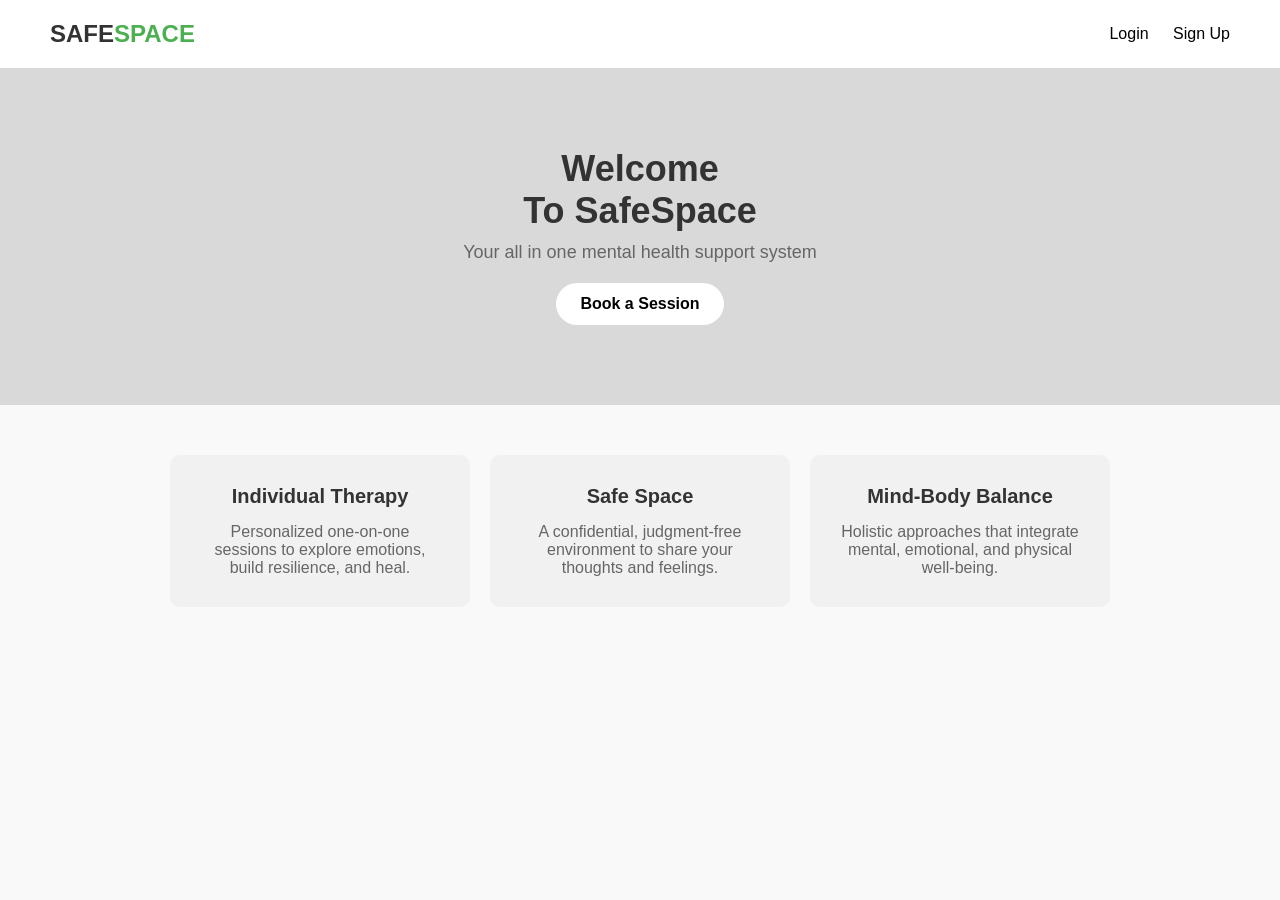
<file: index.html>
<!DOCTYPE html>
<html lang="en">
<head>
  <meta charset="UTF-8">
  <meta name="viewport" content="width=device-width, initial-scale=1.0">
  <title>SafeSpace</title>
  <link rel="stylesheet" href="styles.css">
</head>
<body>
  <header class="header">
    <div class="logo">
      <span>SAFE</span><span class="green">SPACE</span>
    </div>
    <nav class="nav-links">
      <a href="login.html">Login</a>
      <a href="register.html">Sign Up</a>
    </nav>
  </header>

  <section class="hero">
    <div class="hero-content">
      <h1>Welcome<br>To SafeSpace</h1>
      <p>Your all in one mental health support system</p>
      <button class="btn">Book a Session</button>
    </div>
  </section>

  <section class="services">
    <div class="service-card">
      <h2>Individual Therapy</h2>
      <p>Personalized one-on-one sessions to explore emotions, build resilience, and heal.</p>
    </div>
    <div class="service-card">
      <h2>Safe Space</h2>
      <p>A confidential, judgment-free environment to share your thoughts and feelings.</p>
    </div>
    <div class="service-card">
      <h2>Mind-Body Balance</h2>
      <p>Holistic approaches that integrate mental, emotional, and physical well-being.</p>
    </div>
  </section>
</body>
</html>
</file>
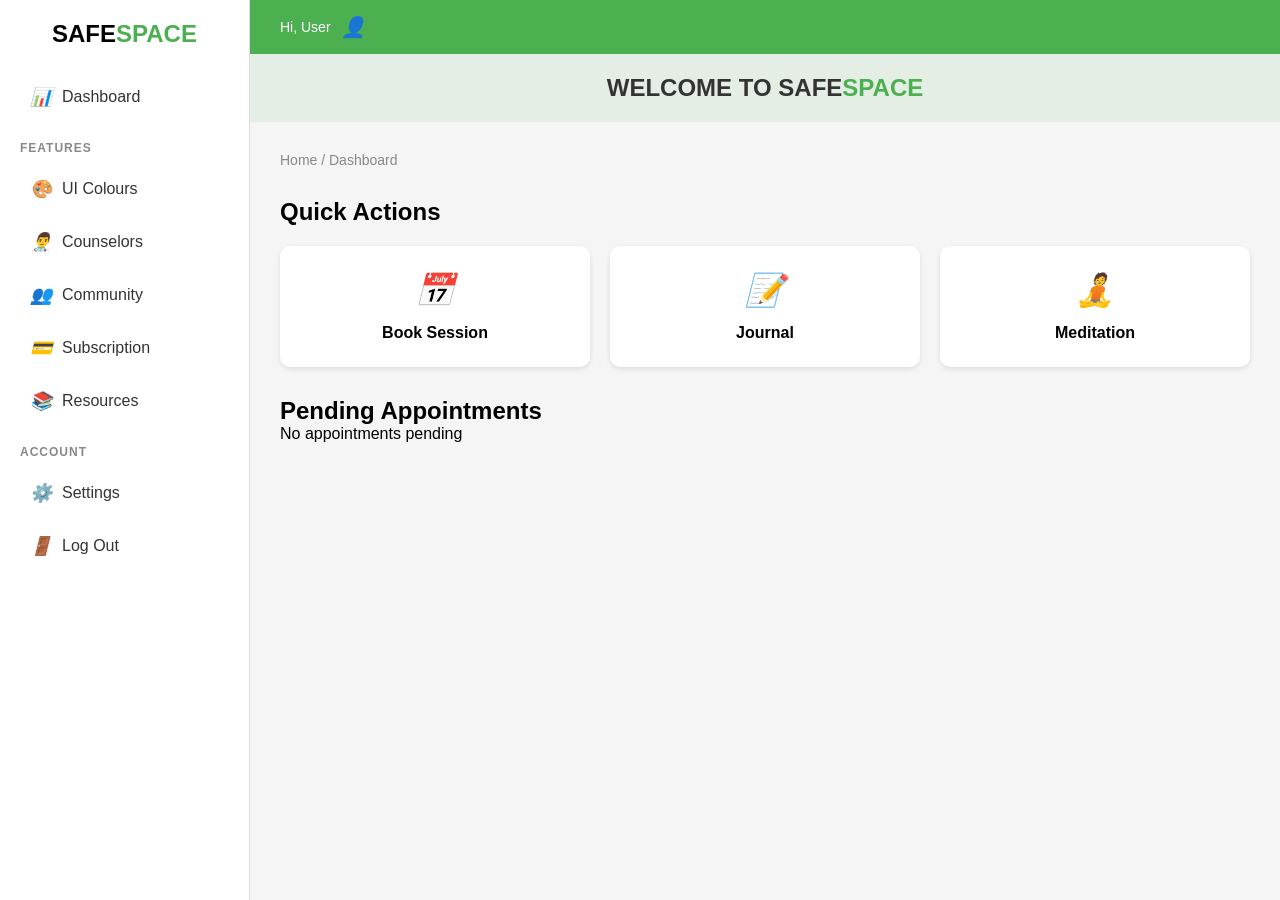
<file: Dash.html>
<!DOCTYPE html>
<html lang="en">
<head>
  <meta charset="UTF-8">
  <meta name="viewport" content="width=device-width, initial-scale=1">
  <title>SafeSpace - Dashboard</title>
  <link rel="stylesheet" href="Dash.css">
</head>
<body>

  <!-- Sidebar -->
  <aside class="sidebar" id="sidebar">
    <div class="logo">
      SAFE<span class="green">SPACE</span>
    </div>
    <nav>
      <ul>
        <li><a href="#"><i class="icon">📊</i> Dashboard</a></li>
        <li class="features-title">FEATURES</li>
        <li><a href="#"><i class="icon">🎨</i> UI Colours</a></li>
        <li><a href="#" class="counselors-link"><i class="icon">👨‍⚕️</i> Counselors</a></li>
        <li><a href="#"><i class="icon">👥</i> Community</a></li>
        <li><a href="#"><i class="icon">💳</i> Subscription</a></li>
        <li><a href="#"><i class="icon">📚</i> Resources</a></li>
        <li class="features-title">ACCOUNT</li>
        <li><a href="#" class="settings-link"><i class="icon">⚙️</i> Settings</a></li>
        <div class="settings-dropdown" id="settings-dropdown">
          <a href="#">Change Username</a>
          <a href="#">Change Password</a>
          <a href="#">Privacy Settings</a>
        </div>
        <li><a href="login.html"><i class="icon">🚪</i> Log Out</a></li>
      </ul>
    </nav>
  </aside>

  <!-- Main Content -->
  <div class="main-content" id="main-content">
    <header class="main-header">
      <div class="menu-icon" id="menu-toggle">☰</div>
      <div class="user-info">
        <span class="greeting">Hi, <span id="username">User</span></span>
        <i class="icon">👤</i>
      </div>
    </header>

    <div class="welcome-banner">
      <h2>WELCOME TO <span class="logo">SAFE<span class="green">SPACE</span></span></h2>
    </div>

    <div class="dashboard-body">
      <div class="breadcrumb">Home / Dashboard</div>

      <section class="quick-actions">
        <h2>Quick Actions</h2>
        <div class="action-cards">
          <div class="action-card">
            <i class="icon">📅</i>
            <h3>Book Session</h3>
          </div>
          <div class="action-card">
            <i class="icon">📝</i>
            <h3>Journal</h3>
          </div>
          <div class="action-card">
            <i class="icon">🧘</i>
            <h3>Meditation</h3>
          </div>
        </div>
      </section>

      <section class="pending">
        <h2>Pending Appointments</h2>
        <p>No appointments pending</p>
      </section>

      <section class="counselors-section">
        <div class="counselors-header">
          <h2>Your Counselors</h2>
          <a href="#">See All...</a>
        </div>

        <div class="counselor-list">
          <div class="counselor-card">
            <div class="avatar">P</div>
            <h3>Prosperity Ajoke</h3>
            <p>General Counseling</p>
            <button class="message-btn">Message</button>
          </div>
          <div class="counselor-card">
            <div class="avatar">J</div>
            <h3>John Mahma</h3>
            <p>Psychiatry</p>
            <button class="message-btn">Message</button>
          </div>
          <div class="counselor-card">
            <div class="avatar">L</div>
            <h3>Lawrence Dominion</h3>
            <p>General Counseling</p>
            <button class="message-btn">Message</button>
          </div>
        </div>
      </section>
    </div>
  </div>

  <script>
    // Menu Toggle
    const menuToggle = document.getElementById('menu-toggle');
    const sidebar = document.getElementById('sidebar');
    
    menuToggle.addEventListener('click', () => {
      sidebar.classList.toggle('active');
    });

    // Settings Dropdown
    document.querySelector('.settings-link').addEventListener('click', (e) => {
      e.preventDefault();
      document.getElementById('settings-dropdown').classList.toggle('show');
    });

    // Load username from localStorage (or use default)
    document.addEventListener('DOMContentLoaded', () => {
      const username = localStorage.getItem('username') || 'User';
      document.getElementById('username').textContent = username;
    });

    // Counselors Section Toggle
    document.querySelector('.counselors-link').addEventListener('click', (e) => {
      e.preventDefault();
      document.querySelector('.counselors-section').classList.toggle('active');
    });
  </script>
</body>
</html>
</file>
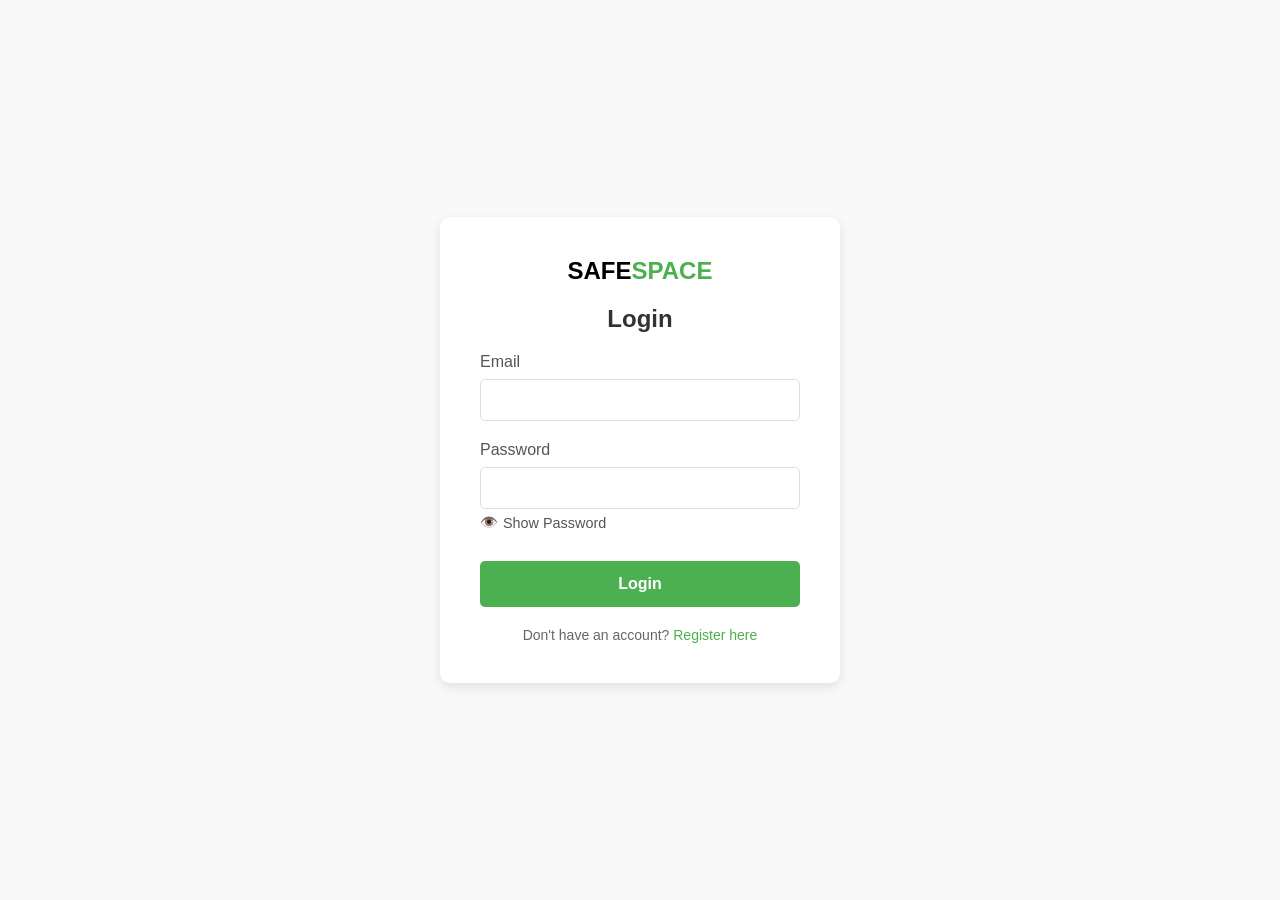
<file: login.html>
<!DOCTYPE html>
<html lang="en">
<head>
  <meta charset="UTF-8" />
  <meta name="viewport" content="width=device-width, initial-scale=1.0" />
  <title>Login</title>
  <link rel="stylesheet" href="login-style.css">
  <script>
    function validateLoginForm(event) {
      event.preventDefault();
      const email = document.getElementById("email").value.trim();
      const password = document.getElementById("password").value.trim();
      const errorBox = document.getElementById("error-box");

      if (!email || !password) {
        showError("Please fill in all fields.");
        return false;
      }

      if (!email.includes("@") || !email.includes(".")) {
        showError("Please enter a valid email address.");
        return false;
      }

      showLoading();
      setTimeout(() => {
        alert("Login successful (mock)");
        window.location.href = "dashboard.html";
      }, 1500);
    }

    function showError(message) {
      const errorBox = document.getElementById("error-box");
      errorBox.textContent = message;
      errorBox.style.display = "block";
    }

    function togglePasswordVisibility() {
      const passwordField = document.getElementById("password");
      const toggleIcon = document.getElementById("toggle-password");
      if (passwordField.type === "password") {
        passwordField.type = "text";
        toggleIcon.textContent = "🙈";
      } else {
        passwordField.type = "password";
        toggleIcon.textContent = "👁️";
      }
    }

    function showLoading() {
      const button = document.querySelector(".btn");
      button.disabled = true;
      button.innerHTML = "Logging in... <span class='spinner'></span>";
    }
  </script>
  <style>
    .error-message {
      color: red;
      margin-bottom: 10px;
      display: none;
      font-size: 0.9em;
      text-align: center;
    }
    .password-toggle {
      margin-top: 5px;
      cursor: pointer;
      font-size: 0.9em;
      color: #555;
      user-select: none;
    }
    .spinner {
      border: 2px solid #f3f3f3;
      border-top: 2px solid #3498db;
      border-radius: 50%;
      width: 12px;
      height: 12px;
      animation: spin 1s linear infinite;
      display: inline-block;
    }
    @keyframes spin {
      0% { transform: rotate(0deg); }
      100% { transform: rotate(360deg); }
    }
  </style>
</head>
<body>
  <div class="form-container">
     <div class="logo">
       <span>SAFE</span><span class="green">SPACE</span>
     </div>
    <form class="form-box" onsubmit="validateLoginForm(event)">
      <h2>Login</h2>
      <div id="error-box" class="error-message"></div>
      <div class="input-group">
        <label for="email">Email</label>
        <input type="email" id="email" name="email" required />
      </div>
      <div class="input-group">
        <label for="password">Password</label>
        <input type="password" id="password" name="password" required />
        <div class="password-toggle" onclick="togglePasswordVisibility()">
          <span id="toggle-password">👁️</span> Show Password
        </div>
      </div>
      <button type="submit" class="btn">Login</button>
      <p class="redirect">Don't have an account? <a href="register.html">Register here</a></p>
    </form>
  </div>
</body>
</html>
</file>
<file: styles.css>
* {
  margin: 0;
  padding: 0;
  box-sizing: border-box;
  font-family: 'Helvetica', sans-serif;
}

body {
  background: #f9f9f9;
  color: #333;
}

.header {
  display: flex;
  justify-content: space-between;
  align-items: center;
  padding: 20px 50px;
  background: #fff;
}

.logo {
  font-size: 24px;
  font-weight: bold;
}

.logo .green {
  color: #4CAF50;
}

.nav-links a {
  margin-left: 20px;
  text-decoration: none;
  color: #000;
  font-weight: 500;
}

.hero {
  background: #d9d9d9;
  text-align: center;
  padding: 80px 20px;
}

.hero-content h1 {
  font-size: 36px;
  margin-bottom: 10px;
}

.hero-content p {
  font-size: 18px;
  color: #666;
  margin-bottom: 20px;
}

.btn {
  padding: 12px 24px;
  font-size: 16px;
  background: #fff;
  border: none;
  border-radius: 30px;
  cursor: pointer;
  font-weight: bold;
  transition: background 0.3s;
}

.btn:hover {
  background: #f0f0f0;
}

.services {
  display: flex;
  justify-content: center;
  gap: 20px;
  padding: 50px 20px;
  flex-wrap: wrap;
}

.service-card {
  background: #f1f1f1;
  padding: 30px;
  border-radius: 10px;
  text-align: center;
  flex: 1;
  max-width: 300px;
  min-width: 250px;
}

.service-card h2 {
  font-size: 20px;
  margin-bottom: 15px;
}

.service-card p {
  font-size: 16px;
  color: #666;
}

/* Responsive Design */
@media (max-width: 768px) {
  .header {
    flex-direction: column;
    gap: 10px;
  }

  .nav-links {
    display: flex;
    gap: 10px;
  }

  .hero-content h1 {
    font-size: 28px;
  }

  .hero-content p {
    font-size: 16px;
  }

  .services {
    flex-direction: column;
    align-items: center;
  }

  .service-card {
    width: 80%;
    max-width: 400px;
  }
}

@media (max-width: 480px) {
  .header {
    padding: 15px 20px;
  }

  .btn {
    width: 80%;
    font-size: 14px;
  }

  .service-card h2 {
    font-size: 18px;
  }

  .service-card p {
    font-size: 14px;
  }
}
</file>
<file: Dash.css>
* {
  margin: 0;
  padding: 0;
  box-sizing: border-box;
  font-family: 'Helvetica', sans-serif;
}

body {
  display: flex;
  min-height: 100vh;
  background: #f5f5f5;
}

/* Sidebar Styles */
.sidebar {
  background: #fff;
  width: 250px;
  padding: 20px;
  border-right: 1px solid #ddd;
  position: fixed;
  height: 100%;
  transition: transform 0.3s ease;
  z-index: 100;
}

.sidebar.active {
  transform: translateX(0);
}

.logo {
  font-size: 24px;
  font-weight: bold;
  margin-bottom: 30px;
  text-align: center;
}

.green {
  color: #4CAF50;
}

.sidebar nav ul {
  list-style: none;
}

.sidebar nav ul li {
  margin-bottom: 15px;
}

.sidebar nav ul li a {
  color: #333;
  text-decoration: none;
  font-size: 16px;
  display: flex;
  align-items: center;
  padding: 8px 10px;
  border-radius: 5px;
  transition: all 0.3s;
}

.sidebar nav ul li a:hover {
  background: rgba(76, 175, 80, 0.1);
  color: #4CAF50;
}

.sidebar nav ul li a .icon {
  margin-right: 10px;
  font-size: 18px;
}

.features-title {
  font-size: 12px;
  font-weight: bold;
  margin: 25px 0 10px 0;
  color: #888;
  text-transform: uppercase;
  letter-spacing: 1px;
}

.settings-dropdown {
  display: none;
  padding: 10px 0 10px 40px;
  background: #f8f8f8;
  border-radius: 0 0 5px 5px;
  margin-top: -10px;
  margin-bottom: 10px;
}

.settings-dropdown.show {
  display: block;
  animation: fadeIn 0.3s;
}

.settings-dropdown a {
  display: block;
  padding: 8px 15px;
  color: #555;
  font-size: 14px;
  text-decoration: none;
}

.settings-dropdown a:hover {
  color: #4CAF50;
}

/* Main Content Styles */
.main-content {
  margin-left: 250px;
  width: calc(100% - 250px);
  min-height: 100vh;
  transition: margin-left 0.3s ease;
}

.main-header {
  background: #4CAF50;
  color: white;
  padding: 15px 30px;
  display: flex;
  justify-content: space-between;
  align-items: center;
  position: sticky;
  top: 0;
  z-index: 90;
}

.menu-icon {
  font-size: 24px;
  cursor: pointer;
  display: none;
}

.user-info {
  display: flex;
  align-items: center;
  gap: 10px;
}

.greeting {
  font-size: 14px;
}

.user-info .icon {
  font-size: 20px;
}

/* Welcome Banner */
.welcome-banner {
  background: rgba(76, 175, 80, 0.1);
  padding: 20px;
  text-align: center;
  animation: fadeIn 1s ease-out;
}

.welcome-banner h2 {
  font-size: 24px;
  color: #333;
}

.welcome-banner .logo {
  font-weight: bold;
}

/* Dashboard Body */
.dashboard-body {
  padding: 30px;
}

.breadcrumb {
  font-size: 14px;
  color: #888;
  margin-bottom: 20px;
}

/* Quick Actions */
.quick-actions {
  margin: 30px 0;
}

.action-cards {
  display: flex;
  gap: 20px;
  margin-top: 20px;
}

.action-card {
  background: white;
  padding: 25px;
  border-radius: 10px;
  flex: 1;
  text-align: center;
  cursor: pointer;
  transition: all 0.3s;
  box-shadow: 0 2px 5px rgba(0,0,0,0.1);
}

.action-card:hover {
  transform: translateY(-5px);
  box-shadow: 0 5px 15px rgba(0,0,0,0.1);
}

.action-card i {
  font-size: 32px;
  margin-bottom: 15px;
  display: block;
}

.action-card h3 {
  font-size: 16px;
}

/* Counselors Section */
.counselors-section {
  margin-top: 40px;
  display: none;
}

.counselors-section.active {
  display: block;
  animation: fadeIn 0.5s;
}

.counselors-header {
  display: flex;
  justify-content: space-between;
  align-items: center;
  margin-bottom: 20px;
}

.counselors-header a {
  font-size: 14px;
  color: #4CAF50;
  text-decoration: none;
}

.counselor-list {
  display: flex;
  flex-wrap: wrap;
  gap: 20px;
}

.counselor-card {
  background: white;
  border-radius: 10px;
  padding: 20px;
  width: calc(33.333% - 14px);
  text-align: center;
  box-shadow: 0 2px 5px rgba(0,0,0,0.1);
  transition: all 0.3s;
}

.counselor-card:hover {
  transform: translateY(-5px);
  box-shadow: 0 5px 15px rgba(0,0,0,0.1);
}

.avatar {
  width: 60px;
  height: 60px;
  background: #4CAF50;
  color: white;
  border-radius: 50%;
  display: flex;
  align-items: center;
  justify-content: center;
  font-size: 24px;
  font-weight: bold;
  margin: 0 auto 15px;
}

.message-btn {
  background: #4CAF50;
  border: none;
  padding: 10px 20px;
  color: white;
  border-radius: 5px;
  cursor: pointer;
  font-size: 14px;
  margin-top: 15px;
  transition: background 0.3s;
}

.message-btn:hover {
  background: #3e8e41;
}

/* Animations */
@keyframes fadeIn {
  from { opacity: 0; }
  to { opacity: 1; }
}

/* Responsive Design */
@media (max-width: 768px) {
  .sidebar {
    transform: translateX(-100%);
  }
  
  .sidebar.active {
    transform: translateX(0);
  }
  
  .main-content {
    margin-left: 0;
    width: 100%;
  }
  
  .menu-icon {
    display: block;
  }
  
  .action-cards {
    flex-direction: column;
  }
  
  .counselor-card {
    width: 100%;
  }
  
  .dashboard-body {
    padding: 20px;
  }
}
</file>
<file: login-style.css>
* {
  margin: 0;
  padding: 0;
  box-sizing: border-box;
  font-family: 'Helvetica', sans-serif;
}

body {
  background: #f9f9f9;
  display: flex;
  justify-content: center;
  align-items: center;
  min-height: 100vh;
}

.logo {
  font-size: 24px;
  font-weight: bold;
  margin-bottom: 20px;
}
.green {
  color: #4CAF50;
}

.form-container {
  background: #fff;
  border-radius: 10px;
  box-shadow: 0 4px 12px rgba(0, 0, 0, 0.1);
  width: 400px;
  padding: 40px;
  text-align: center;
}

.form-container h2 {
  color: #333;
  font-size: 24px;
  margin-bottom: 20px;
}

.error-message {
  color: #ff4444;
  margin-bottom: 15px;
  font-size: 14px;
  display: none;
}

.input-group {
  margin-bottom: 20px;
  text-align: left;
}

.input-group label {
  display: block;
  margin-bottom: 8px;
  font-weight: 500;
  color: #555;
}

.input-group input {
  width: 100%;
  padding: 12px;
  border: 1px solid #ddd;
  border-radius: 5px;
  font-size: 14px;
  transition: border 0.3s;
}

.input-group input:focus {
  border-color: #4CAF50;
  outline: none;
}

.password-toggle {
  margin-top: 5px;
  font-size: 14px;
  color: #666;
  cursor: pointer;
  display: flex;
  align-items: center;
  gap: 5px;
}

.password-toggle:hover {
  color: #4CAF50;
}

.btn {
  width: 100%;
  padding: 14px;
  background: #4CAF50;
  color: white;
  border: none;
  border-radius: 5px;
  font-weight: bold;
  font-size: 16px;
  cursor: pointer;
  margin-top: 10px;
  transition: background 0.3s;
}

.btn:hover {
  background: #45a049;
}

.btn:disabled {
  background: #cccccc;
  cursor: not-allowed;
}

.redirect {
  margin-top: 20px;
  font-size: 14px;
  color: #666;
}

.redirect a {
  color: #4CAF50;
  text-decoration: none;
  font-weight: 500;
}

.redirect a:hover {
  text-decoration: underline;
}

.spinner {
  border: 2px solid rgba(255, 255, 255, 0.3);
  border-top: 2px solid #fff;
  border-radius: 50%;
  width: 16px;
  height: 16px;
  animation: spin 1s linear infinite;
  display: inline-block;
  margin-left: 8px;
  vertical-align: middle;
}

@keyframes spin {
  0% { transform: rotate(0deg); }
  100% { transform: rotate(360deg); }
}

/* Responsive Design */
@media (max-width: 480px) {
  .form-container {
    width: 90%;
    padding: 30px 20px;
  }
}
</file>
